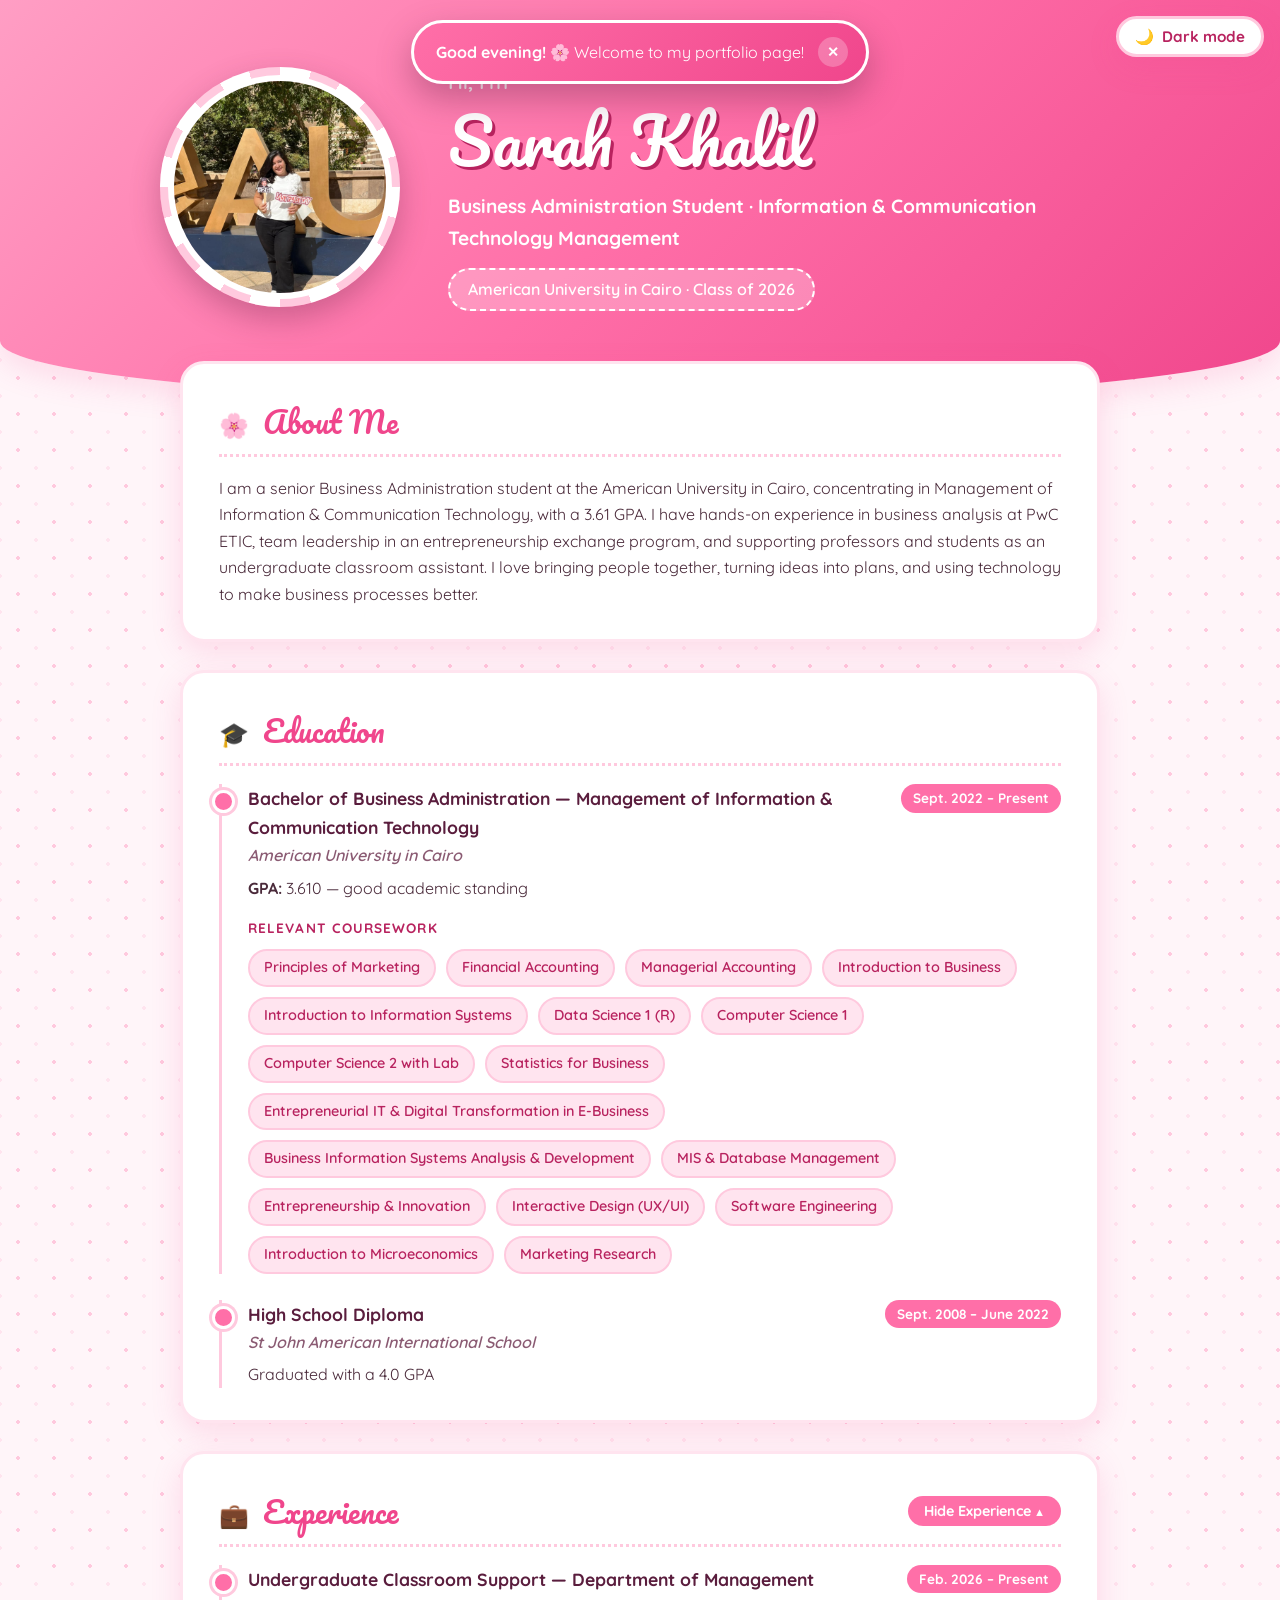
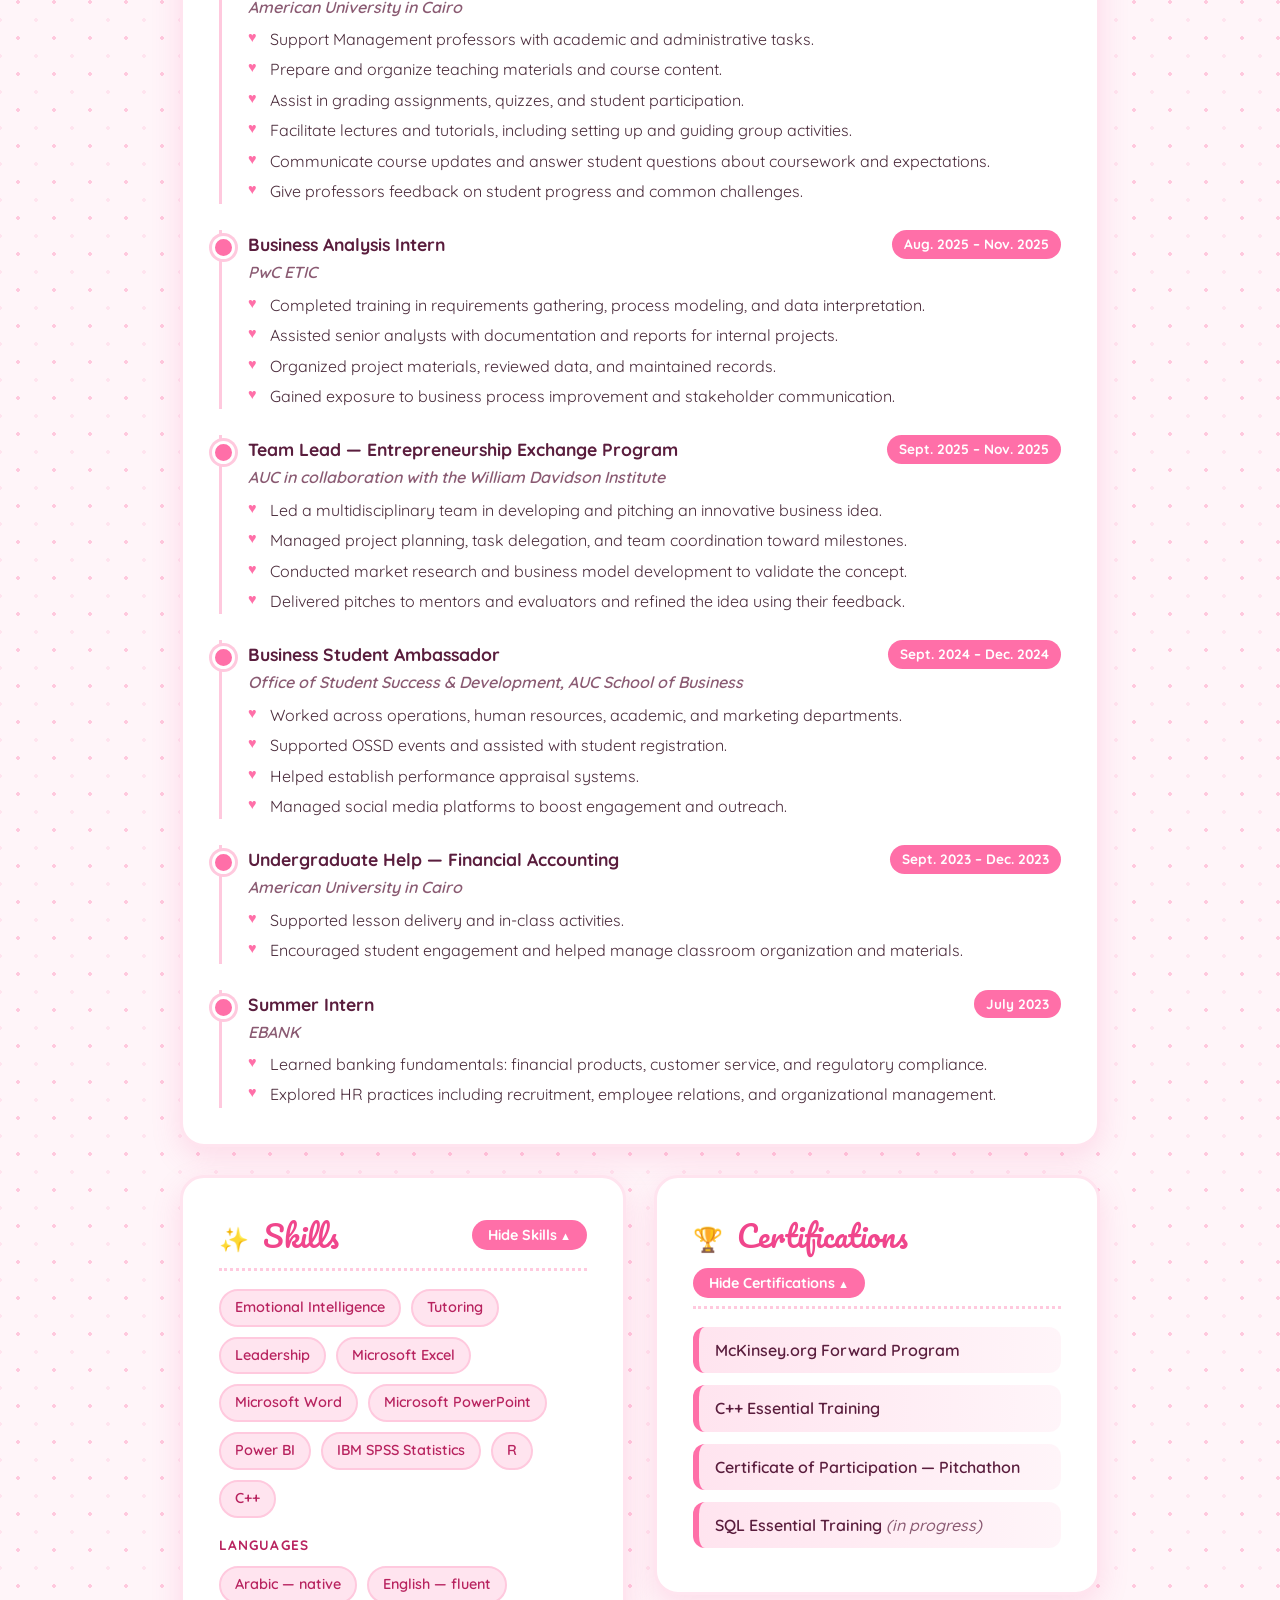
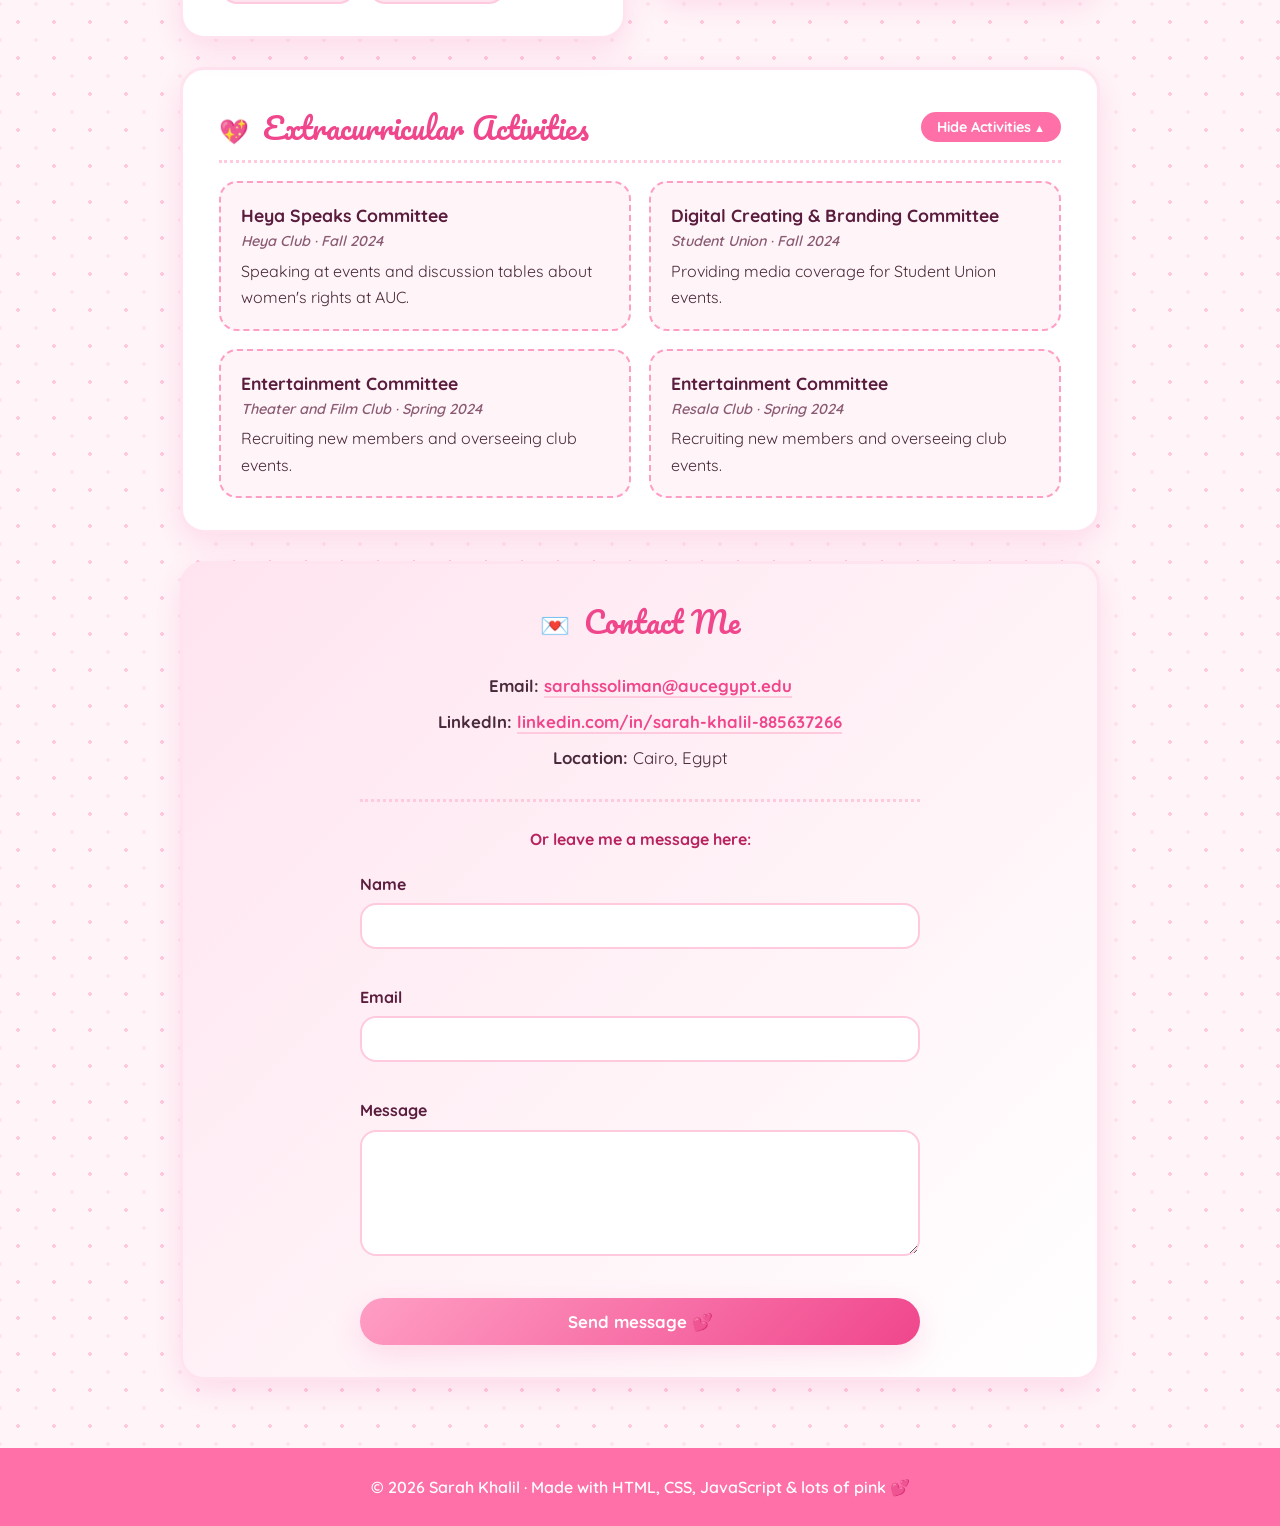
<file: index.html>
<!DOCTYPE html>
<html lang="en">
<head>
  <meta charset="UTF-8">
  <meta name="viewport" content="width=device-width, initial-scale=1.0">
  <title>Sarah Khalil | CV</title>
  <link rel="preconnect" href="https://fonts.googleapis.com">
  <link rel="preconnect" href="https://fonts.gstatic.com" crossorigin>
  <link href="https://fonts.googleapis.com/css2?family=Pacifico&family=Quicksand:wght@400;500;600;700&display=swap" rel="stylesheet">
  <link rel="stylesheet" href="styles.css">
  <!-- Loaded in <head> so the saved theme is applied before the page is drawn (no flash).
       Everything else in script.js waits for DOMContentLoaded. -->
  <script src="script.js"></script>
</head>
<body>

  <!-- ===== Option 3: Dark / Light mode toggle ===== -->
  <button type="button" id="theme-toggle" class="theme-toggle" aria-pressed="false">
    <span class="theme-icon" aria-hidden="true">🌙</span>
    <span class="theme-label">Dark mode</span>
  </button>

  <!-- ===== Header: name, title, photo ===== -->
  <header class="hero">
    <div class="hero-inner">
      <figure class="photo-frame">
        <img src="images/profile.jpg" alt="Sarah Khalil standing in front of the AUC letters on campus">
      </figure>
      <div class="hero-text">
        <p class="hello">Hi, I'm</p>
        <h1>Sarah Khalil</h1>
        <p class="title">Business Administration Student &middot; Information &amp; Communication Technology Management</p>
        <p class="tagline">American University in Cairo &middot; Class of 2026</p>
      </div>
    </div>
  </header>

  <main class="container">

    <!-- ===== Profile ===== -->
    <section class="card" id="profile">
      <h2><span class="emoji" aria-hidden="true">🌸</span> About Me</h2>
      <p>
        I am a senior Business Administration student at the American University in Cairo, concentrating in
        Management of Information &amp; Communication Technology, with a 3.61 GPA. I have hands-on experience in
        business analysis at PwC ETIC, team leadership in an entrepreneurship exchange program, and supporting
        professors and students as an undergraduate classroom assistant. I love bringing people together,
        turning ideas into plans, and using technology to make business processes better.
      </p>
    </section>

    <!-- ===== Education ===== -->
    <section class="card" id="education">
      <h2><span class="emoji" aria-hidden="true">🎓</span> Education</h2>

      <article class="entry">
        <div class="entry-head">
          <h3>Bachelor of Business Administration &mdash; Management of Information &amp; Communication Technology</h3>
          <span class="date">Sept. 2022 &ndash; Present</span>
        </div>
        <p class="place">American University in Cairo</p>
        <p><strong>GPA:</strong> 3.610 &mdash; good academic standing</p>
        <p class="subhead">Relevant coursework</p>
        <ul class="chips">
          <li>Principles of Marketing</li>
          <li>Financial Accounting</li>
          <li>Managerial Accounting</li>
          <li>Introduction to Business</li>
          <li>Introduction to Information Systems</li>
          <li>Data Science 1 (R)</li>
          <li>Computer Science 1</li>
          <li>Computer Science 2 with Lab</li>
          <li>Statistics for Business</li>
          <li>Entrepreneurial IT &amp; Digital Transformation in E-Business</li>
          <li>Business Information Systems Analysis &amp; Development</li>
          <li>MIS &amp; Database Management</li>
          <li>Entrepreneurship &amp; Innovation</li>
          <li>Interactive Design (UX/UI)</li>
          <li>Software Engineering</li>
          <li>Introduction to Microeconomics</li>
          <li>Marketing Research</li>
        </ul>
      </article>

      <article class="entry">
        <div class="entry-head">
          <h3>High School Diploma</h3>
          <span class="date">Sept. 2008 &ndash; June 2022</span>
        </div>
        <p class="place">St John American International School</p>
        <p>Graduated with a 4.0 GPA</p>
      </article>
    </section>

    <!-- ===== Experience (Option 2: collapsible) ===== -->
    <section class="card collapsible" id="experience">
      <div class="section-head">
        <h2><span class="emoji" aria-hidden="true">💼</span> Experience</h2>
        <button type="button" class="toggle-btn" aria-expanded="true" aria-controls="experience-body" data-label="Experience">Hide Experience</button>
      </div>

      <div class="section-body" id="experience-body">
        <article class="entry">
          <div class="entry-head">
            <h3>Undergraduate Classroom Support &mdash; Department of Management</h3>
            <span class="date">Feb. 2026 &ndash; Present</span>
          </div>
          <p class="place">American University in Cairo</p>
          <ul>
            <li>Support Management professors with academic and administrative tasks.</li>
            <li>Prepare and organize teaching materials and course content.</li>
            <li>Assist in grading assignments, quizzes, and student participation.</li>
            <li>Facilitate lectures and tutorials, including setting up and guiding group activities.</li>
            <li>Communicate course updates and answer student questions about coursework and expectations.</li>
            <li>Give professors feedback on student progress and common challenges.</li>
          </ul>
        </article>

        <article class="entry">
          <div class="entry-head">
            <h3>Business Analysis Intern</h3>
            <span class="date">Aug. 2025 &ndash; Nov. 2025</span>
          </div>
          <p class="place">PwC ETIC</p>
          <ul>
            <li>Completed training in requirements gathering, process modeling, and data interpretation.</li>
            <li>Assisted senior analysts with documentation and reports for internal projects.</li>
            <li>Organized project materials, reviewed data, and maintained records.</li>
            <li>Gained exposure to business process improvement and stakeholder communication.</li>
          </ul>
        </article>

        <article class="entry">
          <div class="entry-head">
            <h3>Team Lead &mdash; Entrepreneurship Exchange Program</h3>
            <span class="date">Sept. 2025 &ndash; Nov. 2025</span>
          </div>
          <p class="place">AUC in collaboration with the William Davidson Institute</p>
          <ul>
            <li>Led a multidisciplinary team in developing and pitching an innovative business idea.</li>
            <li>Managed project planning, task delegation, and team coordination toward milestones.</li>
            <li>Conducted market research and business model development to validate the concept.</li>
            <li>Delivered pitches to mentors and evaluators and refined the idea using their feedback.</li>
          </ul>
        </article>

        <article class="entry">
          <div class="entry-head">
            <h3>Business Student Ambassador</h3>
            <span class="date">Sept. 2024 &ndash; Dec. 2024</span>
          </div>
          <p class="place">Office of Student Success &amp; Development, AUC School of Business</p>
          <ul>
            <li>Worked across operations, human resources, academic, and marketing departments.</li>
            <li>Supported OSSD events and assisted with student registration.</li>
            <li>Helped establish performance appraisal systems.</li>
            <li>Managed social media platforms to boost engagement and outreach.</li>
          </ul>
        </article>

        <article class="entry">
          <div class="entry-head">
            <h3>Undergraduate Help &mdash; Financial Accounting</h3>
            <span class="date">Sept. 2023 &ndash; Dec. 2023</span>
          </div>
          <p class="place">American University in Cairo</p>
          <ul>
            <li>Supported lesson delivery and in-class activities.</li>
            <li>Encouraged student engagement and helped manage classroom organization and materials.</li>
          </ul>
        </article>

        <article class="entry">
          <div class="entry-head">
            <h3>Summer Intern</h3>
            <span class="date">July 2023</span>
          </div>
          <p class="place">EBANK</p>
          <ul>
            <li>Learned banking fundamentals: financial products, customer service, and regulatory compliance.</li>
            <li>Explored HR practices including recruitment, employee relations, and organizational management.</li>
          </ul>
        </article>
      </div>
    </section>

    <!-- ===== Skills + Certifications side by side (Option 2: collapsible) ===== -->
    <div class="two-col">
      <section class="card collapsible" id="skills">
        <div class="section-head">
          <h2><span class="emoji" aria-hidden="true">✨</span> Skills</h2>
          <button type="button" class="toggle-btn" aria-expanded="true" aria-controls="skills-body" data-label="Skills">Hide Skills</button>
        </div>

        <div class="section-body" id="skills-body">
          <ul class="chips">
            <li>Emotional Intelligence</li>
            <li>Tutoring</li>
            <li>Leadership</li>
            <li>Microsoft Excel</li>
            <li>Microsoft Word</li>
            <li>Microsoft PowerPoint</li>
            <li>Power BI</li>
            <li>IBM SPSS Statistics</li>
            <li>R</li>
            <li>C++</li>
          </ul>
          <p class="subhead">Languages</p>
          <ul class="chips">
            <li>Arabic &mdash; native</li>
            <li>English &mdash; fluent</li>
          </ul>
        </div>
      </section>

      <section class="card collapsible" id="certifications">
        <div class="section-head">
          <h2><span class="emoji" aria-hidden="true">🏆</span> Certifications</h2>
          <button type="button" class="toggle-btn" aria-expanded="true" aria-controls="certifications-body" data-label="Certifications">Hide Certifications</button>
        </div>

        <div class="section-body" id="certifications-body">
          <ul class="ribbons">
            <li>McKinsey.org Forward Program</li>
            <li>C++ Essential Training</li>
            <li>Certificate of Participation &mdash; Pitchathon</li>
            <li>SQL Essential Training <em>(in progress)</em></li>
          </ul>
        </div>
      </section>
    </div>

    <!-- ===== Activities (Option 2: collapsible) ===== -->
    <section class="card collapsible" id="activities">
      <div class="section-head">
        <h2><span class="emoji" aria-hidden="true">💖</span> Extracurricular Activities</h2>
        <button type="button" class="toggle-btn" aria-expanded="true" aria-controls="activities-body" data-label="Activities">Hide Activities</button>
      </div>

      <div class="section-body activity-grid" id="activities-body">
        <article class="activity">
          <h3>Heya Speaks Committee</h3>
          <p class="place">Heya Club &middot; Fall 2024</p>
          <p>Speaking at events and discussion tables about women's rights at AUC.</p>
        </article>
        <article class="activity">
          <h3>Digital Creating &amp; Branding Committee</h3>
          <p class="place">Student Union &middot; Fall 2024</p>
          <p>Providing media coverage for Student Union events.</p>
        </article>
        <article class="activity">
          <h3>Entertainment Committee</h3>
          <p class="place">Theater and Film Club &middot; Spring 2024</p>
          <p>Recruiting new members and overseeing club events.</p>
        </article>
        <article class="activity">
          <h3>Entertainment Committee</h3>
          <p class="place">Resala Club &middot; Spring 2024</p>
          <p>Recruiting new members and overseeing club events.</p>
        </article>
      </div>
    </section>

    <!-- ===== Contact (Option 1: form with validation) ===== -->
    <section class="card contact" id="contact">
      <h2><span class="emoji" aria-hidden="true">💌</span> Contact Me</h2>
      <address>
        <p><strong>Email:</strong> <a href="mailto:sarahssoliman@aucegypt.edu">sarahssoliman@aucegypt.edu</a></p>
        <p><strong>LinkedIn:</strong> <a href="https://www.linkedin.com/in/sarah-khalil-885637266">linkedin.com/in/sarah-khalil-885637266</a></p>
        <p><strong>Location:</strong> Cairo, Egypt</p>
      </address>

      <!-- novalidate turns off the browser's built-in popups so script.js can show its own messages -->
      <form id="contact-form" class="contact-form" novalidate>
        <p class="form-intro">Or leave me a message here:</p>

        <div class="field">
          <label for="name">Name</label>
          <input type="text" id="name" name="name" autocomplete="name" aria-describedby="name-error">
          <p class="error-msg" id="name-error" aria-live="polite"></p>
        </div>

        <div class="field">
          <label for="email">Email</label>
          <input type="email" id="email" name="email" autocomplete="email" aria-describedby="email-error">
          <p class="error-msg" id="email-error" aria-live="polite"></p>
        </div>

        <div class="field">
          <label for="message">Message</label>
          <textarea id="message" name="message" rows="5" aria-describedby="message-error"></textarea>
          <p class="error-msg" id="message-error" aria-live="polite"></p>
        </div>

        <button type="submit" class="submit-btn">Send message 💕</button>
        <p class="form-status" id="form-status" role="status" aria-live="polite"></p>
      </form>
    </section>

  </main>

  <footer>
    <p>&copy; 2026 Sarah Khalil &middot; Made with HTML, CSS, JavaScript &amp; lots of pink 💕</p>
  </footer>

</body>
</html>
</file>
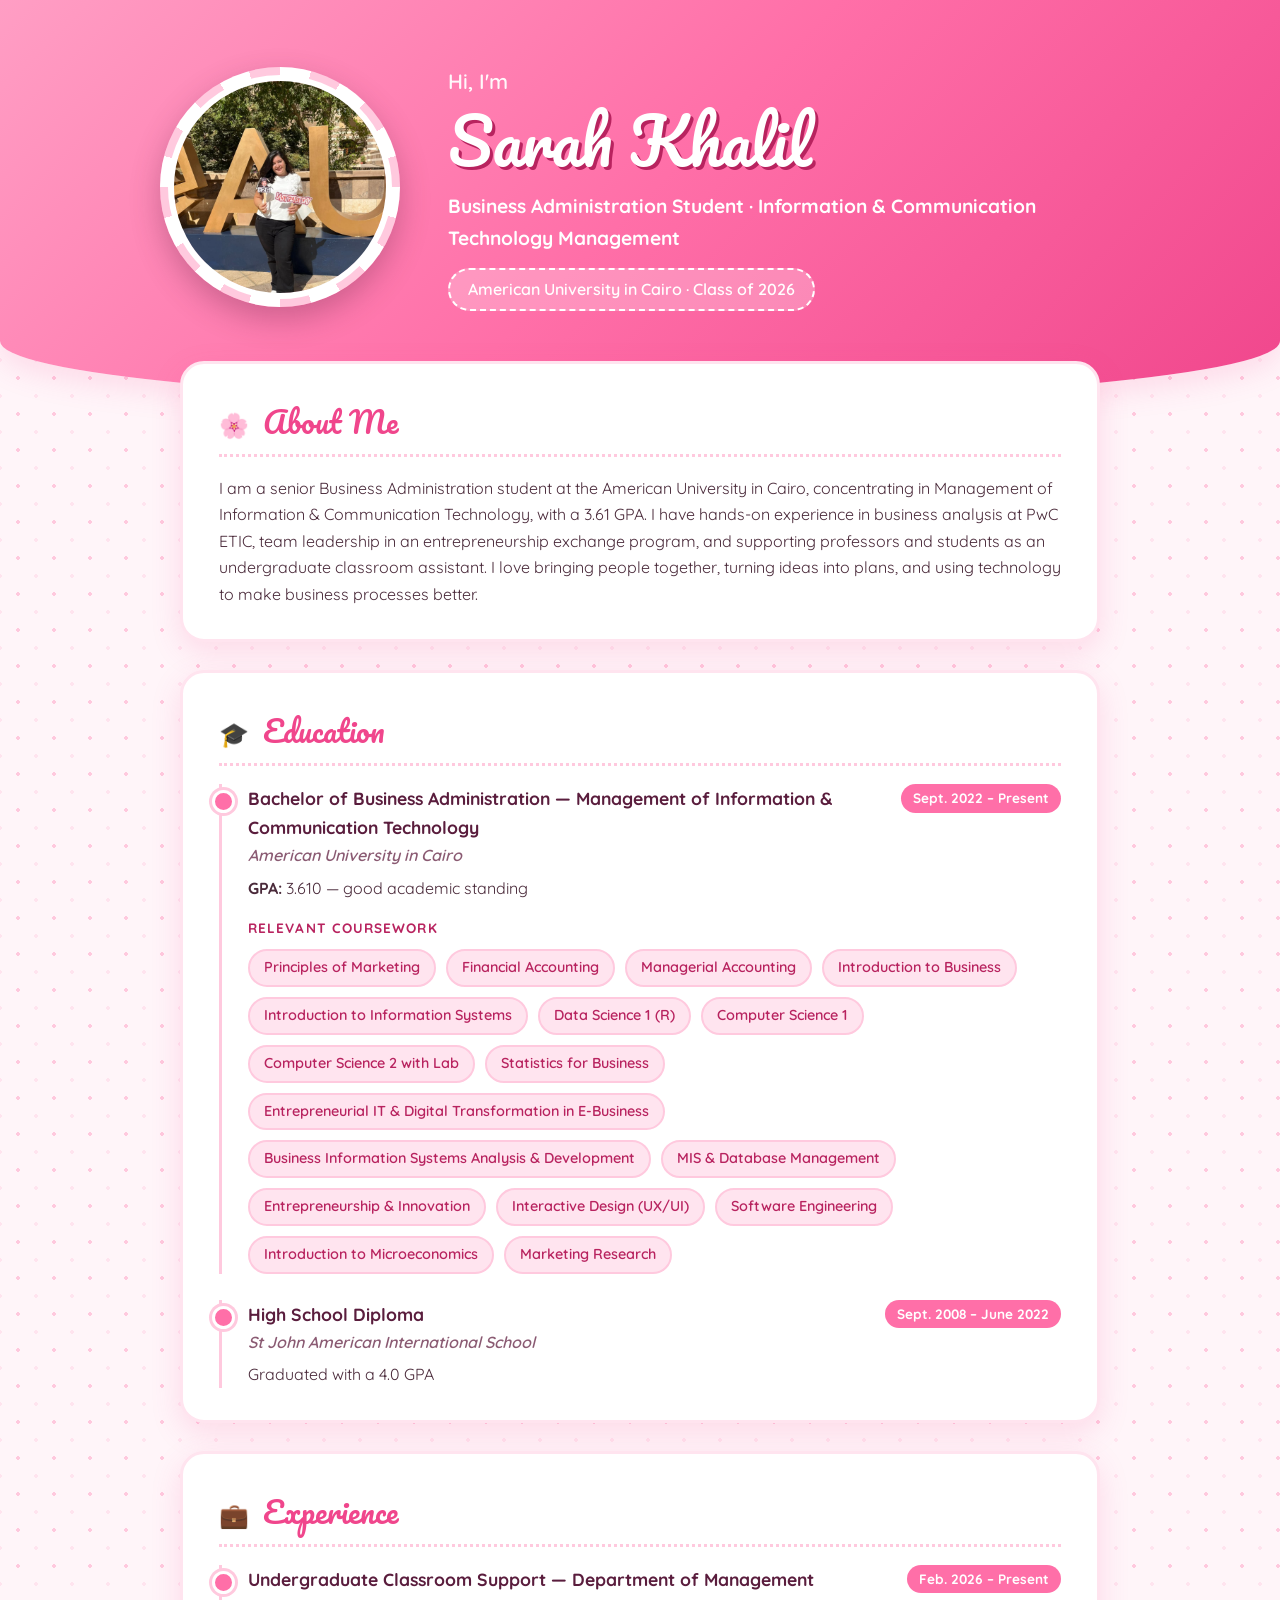
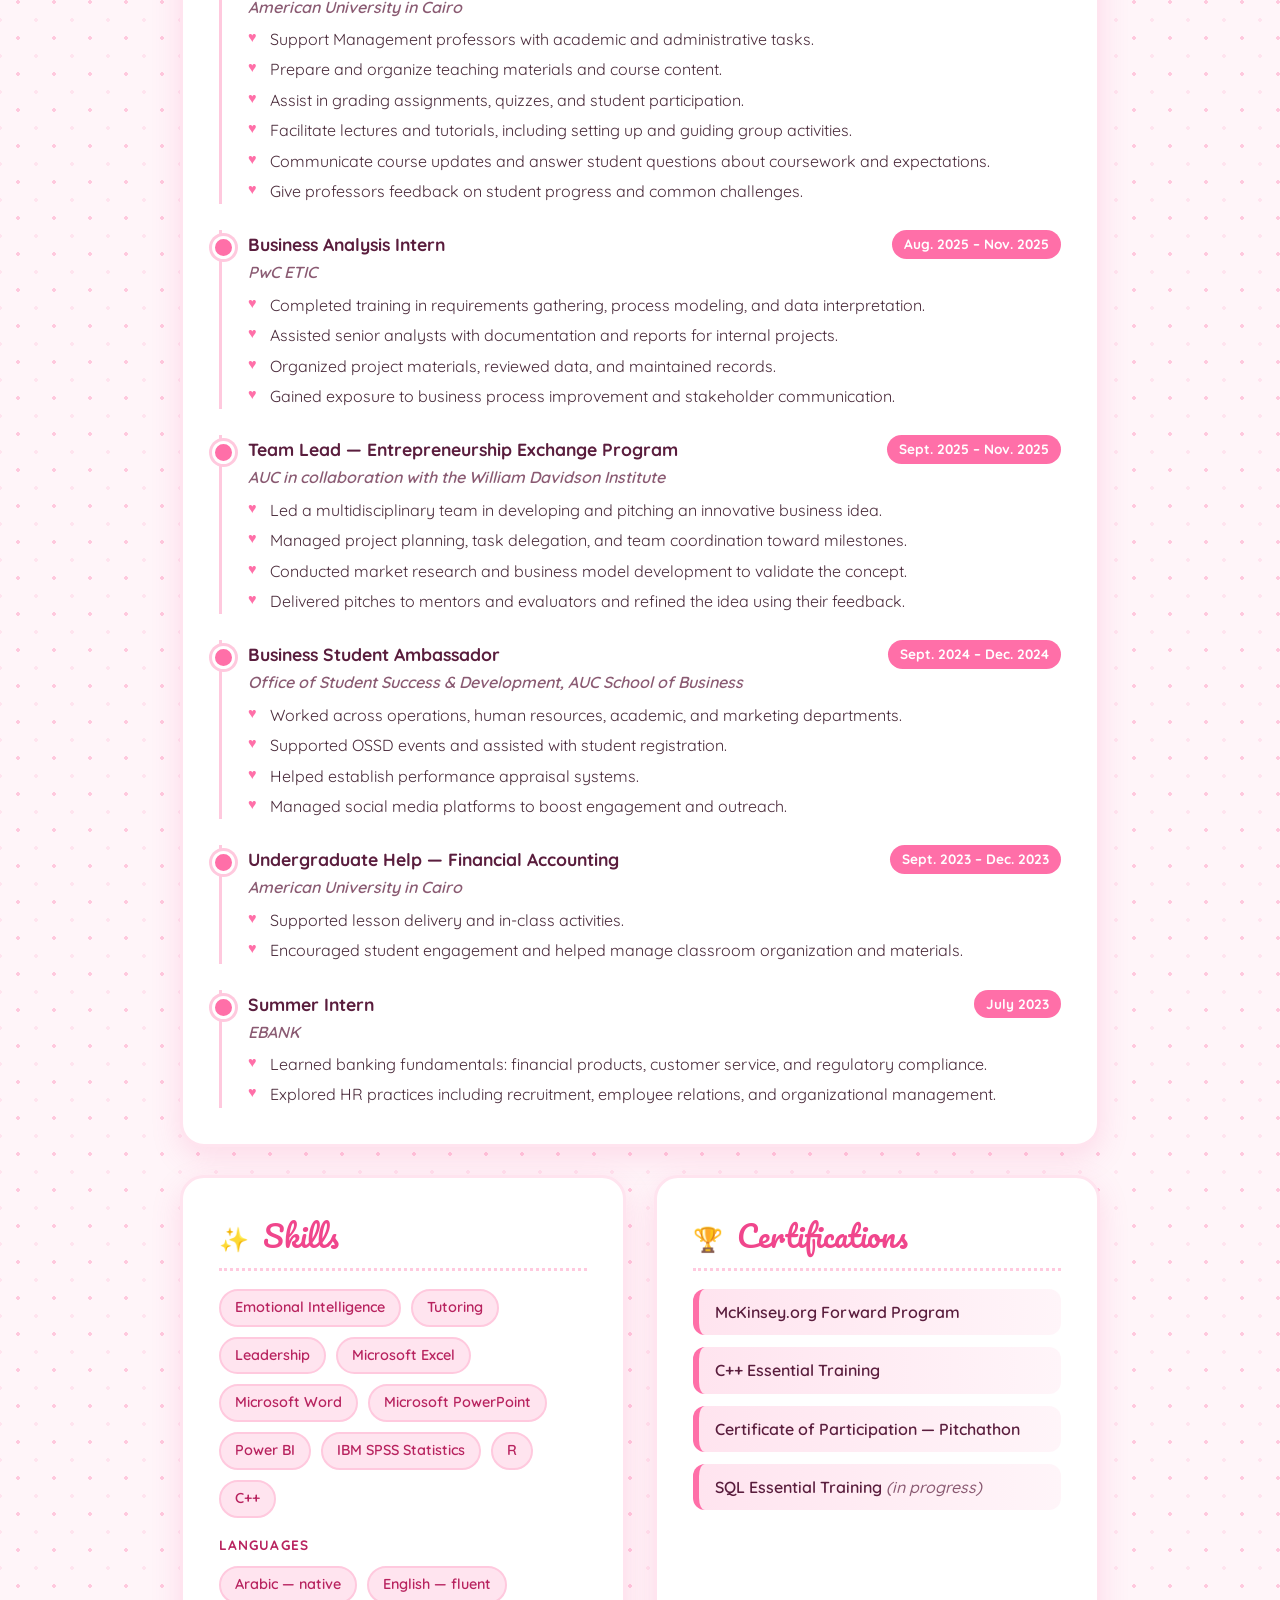
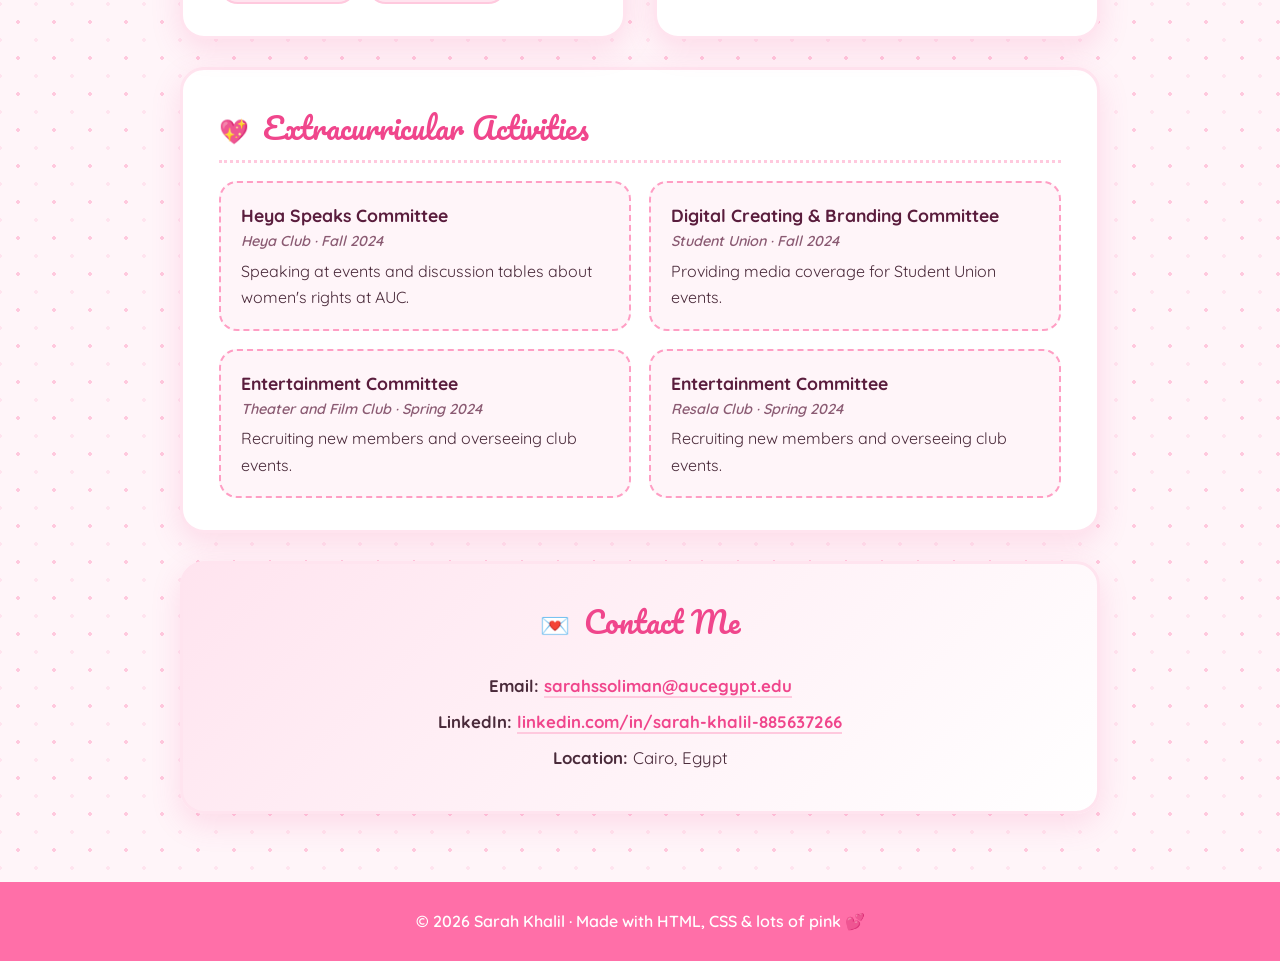
<file: assignment-1/index.html>
<!DOCTYPE html>
<html lang="en">
<head>
  <meta charset="UTF-8">
  <meta name="viewport" content="width=device-width, initial-scale=1.0">
  <title>Sarah Khalil | CV</title>
  <link rel="preconnect" href="https://fonts.googleapis.com">
  <link rel="preconnect" href="https://fonts.gstatic.com" crossorigin>
  <link href="https://fonts.googleapis.com/css2?family=Pacifico&family=Quicksand:wght@400;500;600;700&display=swap" rel="stylesheet">
  <link rel="stylesheet" href="styles.css">
</head>
<body>

  <!-- ===== Header: name, title, photo ===== -->
  <header class="hero">
    <div class="hero-inner">
      <figure class="photo-frame">
        <img src="images/profile.jpg" alt="Sarah Khalil standing in front of the AUC letters on campus">
      </figure>
      <div class="hero-text">
        <p class="hello">Hi, I'm</p>
        <h1>Sarah Khalil</h1>
        <p class="title">Business Administration Student &middot; Information &amp; Communication Technology Management</p>
        <p class="tagline">American University in Cairo &middot; Class of 2026</p>
      </div>
    </div>
  </header>

  <main class="container">

    <!-- ===== Profile ===== -->
    <section class="card" id="profile">
      <h2><span class="emoji" aria-hidden="true">🌸</span> About Me</h2>
      <p>
        I am a senior Business Administration student at the American University in Cairo, concentrating in
        Management of Information &amp; Communication Technology, with a 3.61 GPA. I have hands-on experience in
        business analysis at PwC ETIC, team leadership in an entrepreneurship exchange program, and supporting
        professors and students as an undergraduate classroom assistant. I love bringing people together,
        turning ideas into plans, and using technology to make business processes better.
      </p>
    </section>

    <!-- ===== Education ===== -->
    <section class="card" id="education">
      <h2><span class="emoji" aria-hidden="true">🎓</span> Education</h2>

      <article class="entry">
        <div class="entry-head">
          <h3>Bachelor of Business Administration &mdash; Management of Information &amp; Communication Technology</h3>
          <span class="date">Sept. 2022 &ndash; Present</span>
        </div>
        <p class="place">American University in Cairo</p>
        <p><strong>GPA:</strong> 3.610 &mdash; good academic standing</p>
        <p class="subhead">Relevant coursework</p>
        <ul class="chips">
          <li>Principles of Marketing</li>
          <li>Financial Accounting</li>
          <li>Managerial Accounting</li>
          <li>Introduction to Business</li>
          <li>Introduction to Information Systems</li>
          <li>Data Science 1 (R)</li>
          <li>Computer Science 1</li>
          <li>Computer Science 2 with Lab</li>
          <li>Statistics for Business</li>
          <li>Entrepreneurial IT &amp; Digital Transformation in E-Business</li>
          <li>Business Information Systems Analysis &amp; Development</li>
          <li>MIS &amp; Database Management</li>
          <li>Entrepreneurship &amp; Innovation</li>
          <li>Interactive Design (UX/UI)</li>
          <li>Software Engineering</li>
          <li>Introduction to Microeconomics</li>
          <li>Marketing Research</li>
        </ul>
      </article>

      <article class="entry">
        <div class="entry-head">
          <h3>High School Diploma</h3>
          <span class="date">Sept. 2008 &ndash; June 2022</span>
        </div>
        <p class="place">St John American International School</p>
        <p>Graduated with a 4.0 GPA</p>
      </article>
    </section>

    <!-- ===== Experience ===== -->
    <section class="card" id="experience">
      <h2><span class="emoji" aria-hidden="true">💼</span> Experience</h2>

      <article class="entry">
        <div class="entry-head">
          <h3>Undergraduate Classroom Support &mdash; Department of Management</h3>
          <span class="date">Feb. 2026 &ndash; Present</span>
        </div>
        <p class="place">American University in Cairo</p>
        <ul>
          <li>Support Management professors with academic and administrative tasks.</li>
          <li>Prepare and organize teaching materials and course content.</li>
          <li>Assist in grading assignments, quizzes, and student participation.</li>
          <li>Facilitate lectures and tutorials, including setting up and guiding group activities.</li>
          <li>Communicate course updates and answer student questions about coursework and expectations.</li>
          <li>Give professors feedback on student progress and common challenges.</li>
        </ul>
      </article>

      <article class="entry">
        <div class="entry-head">
          <h3>Business Analysis Intern</h3>
          <span class="date">Aug. 2025 &ndash; Nov. 2025</span>
        </div>
        <p class="place">PwC ETIC</p>
        <ul>
          <li>Completed training in requirements gathering, process modeling, and data interpretation.</li>
          <li>Assisted senior analysts with documentation and reports for internal projects.</li>
          <li>Organized project materials, reviewed data, and maintained records.</li>
          <li>Gained exposure to business process improvement and stakeholder communication.</li>
        </ul>
      </article>

      <article class="entry">
        <div class="entry-head">
          <h3>Team Lead &mdash; Entrepreneurship Exchange Program</h3>
          <span class="date">Sept. 2025 &ndash; Nov. 2025</span>
        </div>
        <p class="place">AUC in collaboration with the William Davidson Institute</p>
        <ul>
          <li>Led a multidisciplinary team in developing and pitching an innovative business idea.</li>
          <li>Managed project planning, task delegation, and team coordination toward milestones.</li>
          <li>Conducted market research and business model development to validate the concept.</li>
          <li>Delivered pitches to mentors and evaluators and refined the idea using their feedback.</li>
        </ul>
      </article>

      <article class="entry">
        <div class="entry-head">
          <h3>Business Student Ambassador</h3>
          <span class="date">Sept. 2024 &ndash; Dec. 2024</span>
        </div>
        <p class="place">Office of Student Success &amp; Development, AUC School of Business</p>
        <ul>
          <li>Worked across operations, human resources, academic, and marketing departments.</li>
          <li>Supported OSSD events and assisted with student registration.</li>
          <li>Helped establish performance appraisal systems.</li>
          <li>Managed social media platforms to boost engagement and outreach.</li>
        </ul>
      </article>

      <article class="entry">
        <div class="entry-head">
          <h3>Undergraduate Help &mdash; Financial Accounting</h3>
          <span class="date">Sept. 2023 &ndash; Dec. 2023</span>
        </div>
        <p class="place">American University in Cairo</p>
        <ul>
          <li>Supported lesson delivery and in-class activities.</li>
          <li>Encouraged student engagement and helped manage classroom organization and materials.</li>
        </ul>
      </article>

      <article class="entry">
        <div class="entry-head">
          <h3>Summer Intern</h3>
          <span class="date">July 2023</span>
        </div>
        <p class="place">EBANK</p>
        <ul>
          <li>Learned banking fundamentals: financial products, customer service, and regulatory compliance.</li>
          <li>Explored HR practices including recruitment, employee relations, and organizational management.</li>
        </ul>
      </article>
    </section>

    <!-- ===== Skills + Certifications side by side ===== -->
    <div class="two-col">
      <section class="card" id="skills">
        <h2><span class="emoji" aria-hidden="true">✨</span> Skills</h2>
        <ul class="chips">
          <li>Emotional Intelligence</li>
          <li>Tutoring</li>
          <li>Leadership</li>
          <li>Microsoft Excel</li>
          <li>Microsoft Word</li>
          <li>Microsoft PowerPoint</li>
          <li>Power BI</li>
          <li>IBM SPSS Statistics</li>
          <li>R</li>
          <li>C++</li>
        </ul>
        <p class="subhead">Languages</p>
        <ul class="chips">
          <li>Arabic &mdash; native</li>
          <li>English &mdash; fluent</li>
        </ul>
      </section>

      <section class="card" id="certifications">
        <h2><span class="emoji" aria-hidden="true">🏆</span> Certifications</h2>
        <ul class="ribbons">
          <li>McKinsey.org Forward Program</li>
          <li>C++ Essential Training</li>
          <li>Certificate of Participation &mdash; Pitchathon</li>
          <li>SQL Essential Training <em>(in progress)</em></li>
        </ul>
      </section>
    </div>

    <!-- ===== Activities ===== -->
    <section class="card" id="activities">
      <h2><span class="emoji" aria-hidden="true">💖</span> Extracurricular Activities</h2>
      <div class="activity-grid">
        <article class="activity">
          <h3>Heya Speaks Committee</h3>
          <p class="place">Heya Club &middot; Fall 2024</p>
          <p>Speaking at events and discussion tables about women's rights at AUC.</p>
        </article>
        <article class="activity">
          <h3>Digital Creating &amp; Branding Committee</h3>
          <p class="place">Student Union &middot; Fall 2024</p>
          <p>Providing media coverage for Student Union events.</p>
        </article>
        <article class="activity">
          <h3>Entertainment Committee</h3>
          <p class="place">Theater and Film Club &middot; Spring 2024</p>
          <p>Recruiting new members and overseeing club events.</p>
        </article>
        <article class="activity">
          <h3>Entertainment Committee</h3>
          <p class="place">Resala Club &middot; Spring 2024</p>
          <p>Recruiting new members and overseeing club events.</p>
        </article>
      </div>
    </section>

    <!-- ===== Contact ===== -->
    <section class="card contact" id="contact">
      <h2><span class="emoji" aria-hidden="true">💌</span> Contact Me</h2>
      <address>
        <p><strong>Email:</strong> <a href="mailto:sarahssoliman@aucegypt.edu">sarahssoliman@aucegypt.edu</a></p>
        <p><strong>LinkedIn:</strong> <a href="https://www.linkedin.com/in/sarah-khalil-885637266">linkedin.com/in/sarah-khalil-885637266</a></p>
        <p><strong>Location:</strong> Cairo, Egypt</p>
      </address>
    </section>

  </main>

  <footer>
    <p>&copy; 2026 Sarah Khalil &middot; Made with HTML, CSS &amp; lots of pink 💕</p>
  </footer>

</body>
</html>
</file>
<file: styles.css>
/* ==========================================================
   Sarah Khalil — CV Webpage Styles
   Theme: fun, soft & pink (light) + plum & pink (dark)
   ========================================================== */

/* ---------- Colour tokens: light mode (default) ---------- */
:root {
  --bg:           #fff5f9;
  --dot-1:        #ffc9de;
  --dot-2:        #ffe4ef;
  --surface:      #ffffff;   /* cards */
  --surface-soft: #fff5f9;   /* activity boxes, inputs */
  --surface-tint: #ffe4ef;   /* chips, ribbons */
  --card-border:  #ffe4ef;
  --line:         #ffc9de;   /* dotted lines, timeline */
  --dashed:       #ff9ec4;
  --accent:       #ff6fa8;
  --accent-strong:#f0468c;
  --accent-deep:  #b8235f;
  --heading:      #f0468c;
  --title:        #5a1d3d;   /* h3 */
  --text:         #4a2a3a;
  --muted:        #8a5a72;
  --chip-text:    #b8235f;
  --on-accent:    #ffffff;   /* text on pink */
  --hero-1:       #ff9ec4;
  --hero-2:       #ff6fa8;
  --hero-3:       #f0468c;
  --footer:       #ff6fa8;
  --error:        #c0262d;
  --error-bg:     #fdecec;
  --success:      #1f7a4d;
  --success-bg:   #e6f6ee;
  --shadow:       0 10px 30px rgba(240, 70, 140, 0.15);
  --photo-shadow: 0 12px 30px rgba(90, 29, 61, 0.3);

  --radius: 24px;
}

/* ---------- Colour tokens: dark mode (set by script.js) ---------- */
:root[data-theme="dark"] {
  --bg:           #1d0e18;
  --dot-1:        #3a1b2e;
  --dot-2:        #2a1421;
  --surface:      #2b1522;
  --surface-soft: #351a2a;
  --surface-tint: #47213a;
  --card-border:  #4a2338;
  --line:         #6b2f4f;
  --dashed:       #8c3a64;
  --accent:       #ff7fb2;
  --accent-strong:#ff8fbd;
  --accent-deep:  #ffb3d1;
  --heading:      #ff8fbd;
  --title:        #ffd6e7;
  --text:         #f6dce8;
  --muted:        #d39ab6;
  --chip-text:    #ffc2db;
  --on-accent:    #ffffff;
  --hero-1:       #c43a78;
  --hero-2:       #a02763;
  --hero-3:       #6e1745;
  --footer:       #6e1745;
  --error:        #ff9a9a;
  --error-bg:     #4a1c22;
  --success:      #7be0a8;
  --success-bg:   #173a2a;
  --shadow:       0 10px 30px rgba(0, 0, 0, 0.4);
  --photo-shadow: 0 12px 30px rgba(0, 0, 0, 0.5);
}

* {
  box-sizing: border-box;
  margin: 0;
  padding: 0;
}

body {
  font-family: "Quicksand", "Segoe UI", sans-serif;
  color: var(--text);
  line-height: 1.65;
  background-color: var(--bg);
  /* playful polka dots */
  background-image:
    radial-gradient(var(--dot-1) 2px, transparent 2px),
    radial-gradient(var(--dot-2) 2px, transparent 2px);
  background-size: 36px 36px;
  background-position: 0 0, 18px 18px;
  transition: background-color 0.3s ease, color 0.3s ease;
}

/* ---------- Dark / light toggle button ---------- */
.theme-toggle {
  position: fixed;
  top: 16px;
  right: 16px;
  z-index: 20;
  display: inline-flex;
  align-items: center;
  gap: 8px;
  padding: 8px 16px;
  font: 700 0.95rem "Quicksand", sans-serif;
  color: var(--accent-deep);
  background: var(--surface);
  border: 3px solid var(--line);
  border-radius: 999px;
  box-shadow: var(--shadow);
  cursor: pointer;
  transition: transform 0.2s ease, background-color 0.3s ease;
}

.theme-toggle:hover {
  transform: translateY(-2px);
}

.theme-icon {
  font-family: "Segoe UI Emoji", "Apple Color Emoji", sans-serif;
}

/* ---------- Header / Hero ---------- */
.hero {
  background: linear-gradient(135deg, var(--hero-1) 0%, var(--hero-2) 50%, var(--hero-3) 100%);
  color: var(--on-accent);
  padding: 64px 20px 90px;
  border-bottom-left-radius: 50% 60px;
  border-bottom-right-radius: 50% 60px;
  box-shadow: var(--shadow);
}

.hero-inner {
  max-width: 960px;
  margin: 0 auto;
  display: flex;
  align-items: center;
  gap: 48px;
}

.photo-frame {
  flex-shrink: 0;
  width: 240px;
  height: 240px;
  border-radius: 50%;
  padding: 8px;
  background: repeating-conic-gradient(#ffffff 0 15deg, #ffc9de 15deg 30deg);
  box-shadow: var(--photo-shadow);
}

.photo-frame img {
  width: 100%;
  height: 100%;
  display: block;
  border-radius: 50%;
  border: 6px solid #ffffff;
  object-fit: cover;
  object-position: 50% 42%;
}

.hello {
  font-size: 1.3rem;
  font-weight: 600;
  opacity: 0.95;
}

.hero h1 {
  font-family: "Pacifico", cursive;
  font-weight: 400;
  font-size: 4rem;
  line-height: 1.2;
  text-shadow: 3px 3px 0 #b8235f;
  margin: 4px 0 12px;
}

.title {
  font-size: 1.2rem;
  font-weight: 700;
}

.tagline {
  display: inline-block;
  margin-top: 14px;
  padding: 6px 18px;
  background: rgba(255, 255, 255, 0.25);
  border: 2px dashed #ffffff;
  border-radius: 999px;
  font-weight: 600;
}

/* ---------- Layout ---------- */
.container {
  max-width: 960px;
  margin: -40px auto 0;
  padding: 0 20px 40px;
}

.card {
  background: var(--surface);
  border-radius: var(--radius);
  padding: 32px 36px;
  margin-bottom: 28px;
  box-shadow: var(--shadow);
  border: 3px solid var(--card-border);
  transition: background-color 0.3s ease, border-color 0.3s ease;
}

.two-col {
  display: grid;
  grid-template-columns: 1fr 1fr;
  gap: 28px;
  align-items: start;
}

/* ---------- Headings ---------- */
h2 {
  font-family: "Pacifico", cursive;
  font-weight: 400;
  font-size: 1.9rem;
  color: var(--heading);
  margin-bottom: 18px;
  padding-bottom: 8px;
  border-bottom: 3px dotted var(--line);
}

.emoji {
  font-family: "Segoe UI Emoji", "Apple Color Emoji", sans-serif;
  font-size: 1.5rem;
  margin-right: 6px;
}

h3 {
  font-size: 1.1rem;
  font-weight: 700;
  color: var(--title);
}

.subhead {
  margin: 16px 0 10px;
  font-weight: 700;
  color: var(--accent-deep);
  text-transform: uppercase;
  letter-spacing: 0.08em;
  font-size: 0.85rem;
}

/* ---------- Show / hide sections ---------- */
.section-head {
  display: flex;
  align-items: center;
  justify-content: space-between;
  flex-wrap: wrap;
  gap: 8px 16px;
  margin-bottom: 18px;
  padding-bottom: 8px;
  border-bottom: 3px dotted var(--line);
}

/* the dotted line moves from the h2 to the whole header row */
.section-head h2 {
  margin-bottom: 0;
  padding-bottom: 0;
  border-bottom: none;
}

/* no gap under the header when the section is closed */
.collapsible.is-collapsed .section-head {
  margin-bottom: 0;
  padding-bottom: 0;
  border-bottom: none;
}

.toggle-btn {
  padding: 6px 16px;
  font: 700 0.9rem "Quicksand", sans-serif;
  color: var(--on-accent);
  background: var(--accent);
  border: none;
  border-radius: 999px;
  cursor: pointer;
  transition: background-color 0.2s ease, transform 0.2s ease;
}

.toggle-btn::after {
  content: " \25B2"; /* ▲ when open */
  font-size: 0.7rem;
}

.toggle-btn[aria-expanded="false"]::after {
  content: " \25BC"; /* ▼ when closed */
}

.toggle-btn:hover {
  background: var(--accent-strong);
  transform: translateY(-1px);
}

/* make the [hidden] attribute win over display: grid on .activity-grid */
.section-body[hidden] {
  display: none;
}

/* ---------- Entries (education & experience) ---------- */
.entry {
  position: relative;
  padding-left: 26px;
  margin-bottom: 26px;
  border-left: 3px solid var(--line);
}

.entry:last-child {
  margin-bottom: 0;
}

.entry::before {
  content: "";
  position: absolute;
  left: -10px;
  top: 6px;
  width: 17px;
  height: 17px;
  border-radius: 50%;
  background: var(--accent);
  border: 3px solid var(--surface);
  box-shadow: 0 0 0 3px var(--line);
}

.entry-head {
  display: flex;
  justify-content: space-between;
  align-items: flex-start;
  gap: 16px;
}

.date {
  flex-shrink: 0;
  font-size: 0.85rem;
  font-weight: 700;
  color: var(--on-accent);
  background: var(--accent);
  padding: 3px 12px;
  border-radius: 999px;
  white-space: nowrap;
}

.place {
  color: var(--muted);
  font-weight: 600;
  font-style: italic;
  margin-bottom: 6px;
}

.entry ul {
  list-style: none;
  margin-top: 6px;
}

.entry ul:not(.chips) li {
  position: relative;
  padding-left: 22px;
  margin-bottom: 4px;
}

.entry ul:not(.chips) li::before {
  content: "\2665"; /* heart */
  position: absolute;
  left: 0;
  color: var(--accent);
  font-size: 0.9rem;
}

/* ---------- Chips (skills, coursework) ---------- */
.chips {
  list-style: none;
  display: flex;
  flex-wrap: wrap;
  gap: 10px;
}

.chips li {
  background: var(--surface-tint);
  color: var(--chip-text);
  border: 2px solid var(--line);
  padding: 5px 14px;
  border-radius: 999px;
  font-weight: 600;
  font-size: 0.9rem;
}

/* ---------- Certifications ---------- */
.ribbons {
  list-style: none;
}

.ribbons li {
  background: linear-gradient(90deg, var(--surface-tint), var(--surface-soft));
  border-left: 6px solid var(--accent);
  border-radius: 12px;
  padding: 10px 16px;
  margin-bottom: 12px;
  font-weight: 600;
  color: var(--title);
}

.ribbons em {
  color: var(--muted);
  font-weight: 500;
}

/* ---------- Activities ---------- */
.activity-grid {
  display: grid;
  grid-template-columns: repeat(2, 1fr);
  gap: 18px;
}

.activity {
  background: var(--surface-soft);
  border: 2px dashed var(--dashed);
  border-radius: 18px;
  padding: 18px 20px;
}

.activity .place {
  margin-bottom: 4px;
  font-size: 0.9rem;
}

/* ---------- Contact ---------- */
.contact {
  background: linear-gradient(135deg, var(--surface-tint), var(--surface));
}

.contact h2 {
  text-align: center;
  border-bottom: none;
}

address {
  font-style: normal;
  font-size: 1.05rem;
  text-align: center;
}

address p {
  margin-bottom: 8px;
}

address a {
  color: var(--accent-strong);
  font-weight: 700;
  text-decoration: none;
  border-bottom: 2px solid var(--line);
  word-break: break-word;
}

/* ---------- Contact form ---------- */
.contact-form {
  max-width: 560px;
  margin: 28px auto 0;
  padding-top: 24px;
  border-top: 3px dotted var(--line);
}

.form-intro {
  text-align: center;
  font-weight: 700;
  color: var(--accent-deep);
  margin-bottom: 18px;
}

.field {
  margin-bottom: 14px;
}

.field label {
  display: block;
  font-weight: 700;
  color: var(--title);
  margin-bottom: 6px;
}

.field input,
.field textarea {
  width: 100%;
  padding: 11px 16px;
  font: 500 1rem "Quicksand", sans-serif;
  color: var(--text);
  background: var(--surface);
  border: 2px solid var(--line);
  border-radius: 16px;
  transition: border-color 0.2s ease, box-shadow 0.2s ease;
}

.field textarea {
  resize: vertical;
  min-height: 120px;
}

.field input:focus,
.field textarea:focus {
  outline: none;
  border-color: var(--accent);
  box-shadow: 0 0 0 4px rgba(255, 111, 168, 0.25);
}

.field input.invalid,
.field textarea.invalid {
  border-color: var(--error);
}

.error-msg {
  min-height: 1.2em;
  margin-top: 4px;
  font-size: 0.88rem;
  font-weight: 600;
  color: var(--error);
}

.submit-btn {
  display: block;
  width: 100%;
  padding: 13px 20px;
  font: 700 1.05rem "Quicksand", sans-serif;
  color: var(--on-accent);
  background: linear-gradient(135deg, var(--hero-1), var(--hero-3));
  border: none;
  border-radius: 999px;
  box-shadow: var(--shadow);
  cursor: pointer;
  transition: transform 0.2s ease, filter 0.2s ease;
}

.submit-btn:hover {
  transform: translateY(-2px);
  filter: brightness(1.05);
}

.form-status {
  margin-top: 14px;
  text-align: center;
  font-weight: 700;
  border-radius: 14px;
}

.form-status:empty {
  display: none;
}

.form-status.error {
  color: var(--error);
  background: var(--error-bg);
  padding: 10px 14px;
}

.form-status.success {
  color: var(--success);
  background: var(--success-bg);
  padding: 10px 14px;
}

/* ---------- Welcome banner (created by script.js) ---------- */
.welcome-banner {
  position: fixed;
  top: 20px;
  left: 0;
  right: 0;
  z-index: 30;
  display: flex;
  align-items: center;
  gap: 14px;
  width: fit-content;
  max-width: calc(100% - 32px);
  margin: 0 auto;
  padding: 14px 18px 14px 22px;
  color: var(--on-accent);
  background: linear-gradient(135deg, var(--hero-2), var(--hero-3));
  border: 3px solid #ffffff;
  border-radius: 999px;
  box-shadow: 0 14px 34px rgba(90, 29, 61, 0.35);
  opacity: 0;
  transform: translateY(-140%);
  transition: transform 0.4s ease, opacity 0.4s ease;
}

.welcome-banner.visible {
  opacity: 1;
  transform: translateY(0);
}

.welcome-close {
  flex-shrink: 0;
  width: 30px;
  height: 30px;
  font-size: 0.9rem;
  font-weight: 700;
  color: var(--on-accent);
  background: rgba(255, 255, 255, 0.25);
  border: none;
  border-radius: 50%;
  cursor: pointer;
}

.welcome-close:hover {
  background: rgba(255, 255, 255, 0.4);
}

/* ---------- Keyboard focus ---------- */
button:focus-visible {
  outline: 3px solid var(--accent-strong);
  outline-offset: 3px;
}

/* ---------- Footer ---------- */
footer {
  text-align: center;
  padding: 26px 20px;
  background: var(--footer);
  color: var(--on-accent);
  font-weight: 600;
}

/* ---------- Reduced motion ---------- */
@media (prefers-reduced-motion: reduce) {
  * {
    transition: none !important;
  }
}

/* ---------- Responsive ---------- */
@media (max-width: 760px) {
  .theme-toggle {
    top: 10px;
    right: 10px;
    padding: 6px 12px;
    font-size: 0.85rem;
  }

  .hero {
    padding: 64px 16px 80px;
  }

  .hero-inner {
    flex-direction: column;
    text-align: center;
    gap: 24px;
  }

  .photo-frame {
    width: 190px;
    height: 190px;
  }

  .hero h1 {
    font-size: 2.8rem;
  }

  .container {
    padding: 0 16px 32px;
  }

  .card {
    padding: 24px 20px;
  }

  .two-col {
    grid-template-columns: 1fr;
    gap: 0;
  }

  .activity-grid {
    grid-template-columns: 1fr;
    gap: 16px;
  }

  .entry-head {
    flex-direction: column;
    gap: 6px;
  }

  /* sit below the theme button so they don't overlap */
  .welcome-banner {
    top: 64px;
    border-radius: 22px;
  }
}
</file>
<file: assignment-1/styles.css>
/* ==========================================================
   Sarah Khalil — CV Webpage Styles
   Theme: fun, soft & pink
   ========================================================== */

:root {
  --pink-50:  #fff5f9;
  --pink-100: #ffe4ef;
  --pink-200: #ffc9de;
  --pink-300: #ff9ec4;
  --pink-400: #ff6fa8;
  --pink-500: #f0468c;
  --pink-700: #b8235f;
  --plum:     #5a1d3d;
  --text:     #4a2a3a;
  --muted:    #8a5a72;
  --white:    #ffffff;

  --radius: 24px;
  --shadow: 0 10px 30px rgba(240, 70, 140, 0.15);
}

* {
  box-sizing: border-box;
  margin: 0;
  padding: 0;
}

body {
  font-family: "Quicksand", "Segoe UI", sans-serif;
  color: var(--text);
  line-height: 1.65;
  background-color: var(--pink-50);
  /* playful polka dots */
  background-image:
    radial-gradient(var(--pink-200) 2px, transparent 2px),
    radial-gradient(var(--pink-100) 2px, transparent 2px);
  background-size: 36px 36px;
  background-position: 0 0, 18px 18px;
}

/* ---------- Header / Hero ---------- */
.hero {
  background: linear-gradient(135deg, var(--pink-300) 0%, var(--pink-400) 50%, var(--pink-500) 100%);
  color: var(--white);
  padding: 64px 20px 90px;
  border-bottom-left-radius: 50% 60px;
  border-bottom-right-radius: 50% 60px;
  box-shadow: var(--shadow);
}

.hero-inner {
  max-width: 960px;
  margin: 0 auto;
  display: flex;
  align-items: center;
  gap: 48px;
}

.photo-frame {
  flex-shrink: 0;
  width: 240px;
  height: 240px;
  border-radius: 50%;
  padding: 8px;
  background: repeating-conic-gradient(var(--white) 0 15deg, var(--pink-200) 15deg 30deg);
  box-shadow: 0 12px 30px rgba(90, 29, 61, 0.3);
}

.photo-frame img {
  width: 100%;
  height: 100%;
  display: block;
  border-radius: 50%;
  border: 6px solid var(--white);
  object-fit: cover;
  object-position: 50% 42%;
}

.hello {
  font-size: 1.3rem;
  font-weight: 600;
  opacity: 0.95;
}

.hero h1 {
  font-family: "Pacifico", cursive;
  font-weight: 400;
  font-size: 4rem;
  line-height: 1.2;
  text-shadow: 3px 3px 0 var(--pink-700);
  margin: 4px 0 12px;
}

.title {
  font-size: 1.2rem;
  font-weight: 700;
}

.tagline {
  display: inline-block;
  margin-top: 14px;
  padding: 6px 18px;
  background: rgba(255, 255, 255, 0.25);
  border: 2px dashed var(--white);
  border-radius: 999px;
  font-weight: 600;
}

/* ---------- Layout ---------- */
.container {
  max-width: 960px;
  margin: -40px auto 0;
  padding: 0 20px 40px;
}

.card {
  background: var(--white);
  border-radius: var(--radius);
  padding: 32px 36px;
  margin-bottom: 28px;
  box-shadow: var(--shadow);
  border: 3px solid var(--pink-100);
}

.two-col {
  display: grid;
  grid-template-columns: 1fr 1fr;
  gap: 28px;
}

.two-col .card {
  margin-bottom: 28px;
}

/* ---------- Headings ---------- */
h2 {
  font-family: "Pacifico", cursive;
  font-weight: 400;
  font-size: 1.9rem;
  color: var(--pink-500);
  margin-bottom: 18px;
  padding-bottom: 8px;
  border-bottom: 3px dotted var(--pink-200);
}

.emoji {
  font-family: "Segoe UI Emoji", "Apple Color Emoji", sans-serif;
  font-size: 1.5rem;
  margin-right: 6px;
}

h3 {
  font-size: 1.1rem;
  font-weight: 700;
  color: var(--plum);
}

.subhead {
  margin: 16px 0 10px;
  font-weight: 700;
  color: var(--pink-700);
  text-transform: uppercase;
  letter-spacing: 0.08em;
  font-size: 0.85rem;
}

/* ---------- Entries (education & experience) ---------- */
.entry {
  position: relative;
  padding-left: 26px;
  margin-bottom: 26px;
  border-left: 3px solid var(--pink-200);
}

.entry:last-child {
  margin-bottom: 0;
}

.entry::before {
  content: "";
  position: absolute;
  left: -10px;
  top: 6px;
  width: 17px;
  height: 17px;
  border-radius: 50%;
  background: var(--pink-400);
  border: 3px solid var(--white);
  box-shadow: 0 0 0 3px var(--pink-200);
}

.entry-head {
  display: flex;
  justify-content: space-between;
  align-items: flex-start;
  gap: 16px;
}

.date {
  flex-shrink: 0;
  font-size: 0.85rem;
  font-weight: 700;
  color: var(--white);
  background: var(--pink-400);
  padding: 3px 12px;
  border-radius: 999px;
  white-space: nowrap;
}

.place {
  color: var(--muted);
  font-weight: 600;
  font-style: italic;
  margin-bottom: 6px;
}

.entry ul {
  list-style: none;
  margin-top: 6px;
}

.entry ul:not(.chips) li {
  position: relative;
  padding-left: 22px;
  margin-bottom: 4px;
}

.entry ul:not(.chips) li::before {
  content: "\2665"; /* heart */
  position: absolute;
  left: 0;
  color: var(--pink-400);
  font-size: 0.9rem;
}

/* ---------- Chips (skills, coursework) ---------- */
.chips {
  list-style: none;
  display: flex;
  flex-wrap: wrap;
  gap: 10px;
}

.chips li {
  background: var(--pink-100);
  color: var(--pink-700);
  border: 2px solid var(--pink-200);
  padding: 5px 14px;
  border-radius: 999px;
  font-weight: 600;
  font-size: 0.9rem;
}

/* ---------- Certifications ---------- */
.ribbons {
  list-style: none;
}

.ribbons li {
  background: linear-gradient(90deg, var(--pink-100), var(--pink-50));
  border-left: 6px solid var(--pink-400);
  border-radius: 12px;
  padding: 10px 16px;
  margin-bottom: 12px;
  font-weight: 600;
  color: var(--plum);
}

.ribbons em {
  color: var(--muted);
  font-weight: 500;
}

/* ---------- Activities ---------- */
.activity-grid {
  display: grid;
  grid-template-columns: repeat(2, 1fr);
  gap: 18px;
}

.activity {
  background: var(--pink-50);
  border: 2px dashed var(--pink-300);
  border-radius: 18px;
  padding: 18px 20px;
}

.activity .place {
  margin-bottom: 4px;
  font-size: 0.9rem;
}

/* ---------- Contact ---------- */
.contact {
  background: linear-gradient(135deg, var(--pink-100), var(--white));
  text-align: center;
}

.contact h2 {
  border-bottom: none;
}

address {
  font-style: normal;
  font-size: 1.05rem;
}

address p {
  margin-bottom: 8px;
}

address a {
  color: var(--pink-500);
  font-weight: 700;
  text-decoration: none;
  border-bottom: 2px solid var(--pink-200);
  word-break: break-word;
}

/* ---------- Footer ---------- */
footer {
  text-align: center;
  padding: 26px 20px;
  background: var(--pink-400);
  color: var(--white);
  font-weight: 600;
}

/* ---------- Responsive ---------- */
@media (max-width: 760px) {
  .hero {
    padding: 48px 16px 80px;
  }

  .hero-inner {
    flex-direction: column;
    text-align: center;
    gap: 24px;
  }

  .photo-frame {
    width: 190px;
    height: 190px;
  }

  .hero h1 {
    font-size: 2.8rem;
  }

  .container {
    padding: 0 16px 32px;
  }

  .card {
    padding: 24px 20px;
  }

  .two-col,
  .activity-grid {
    grid-template-columns: 1fr;
    gap: 0;
  }

  .activity-grid {
    gap: 16px;
  }

  .entry-head {
    flex-direction: column;
    gap: 6px;
  }
}
</file>
